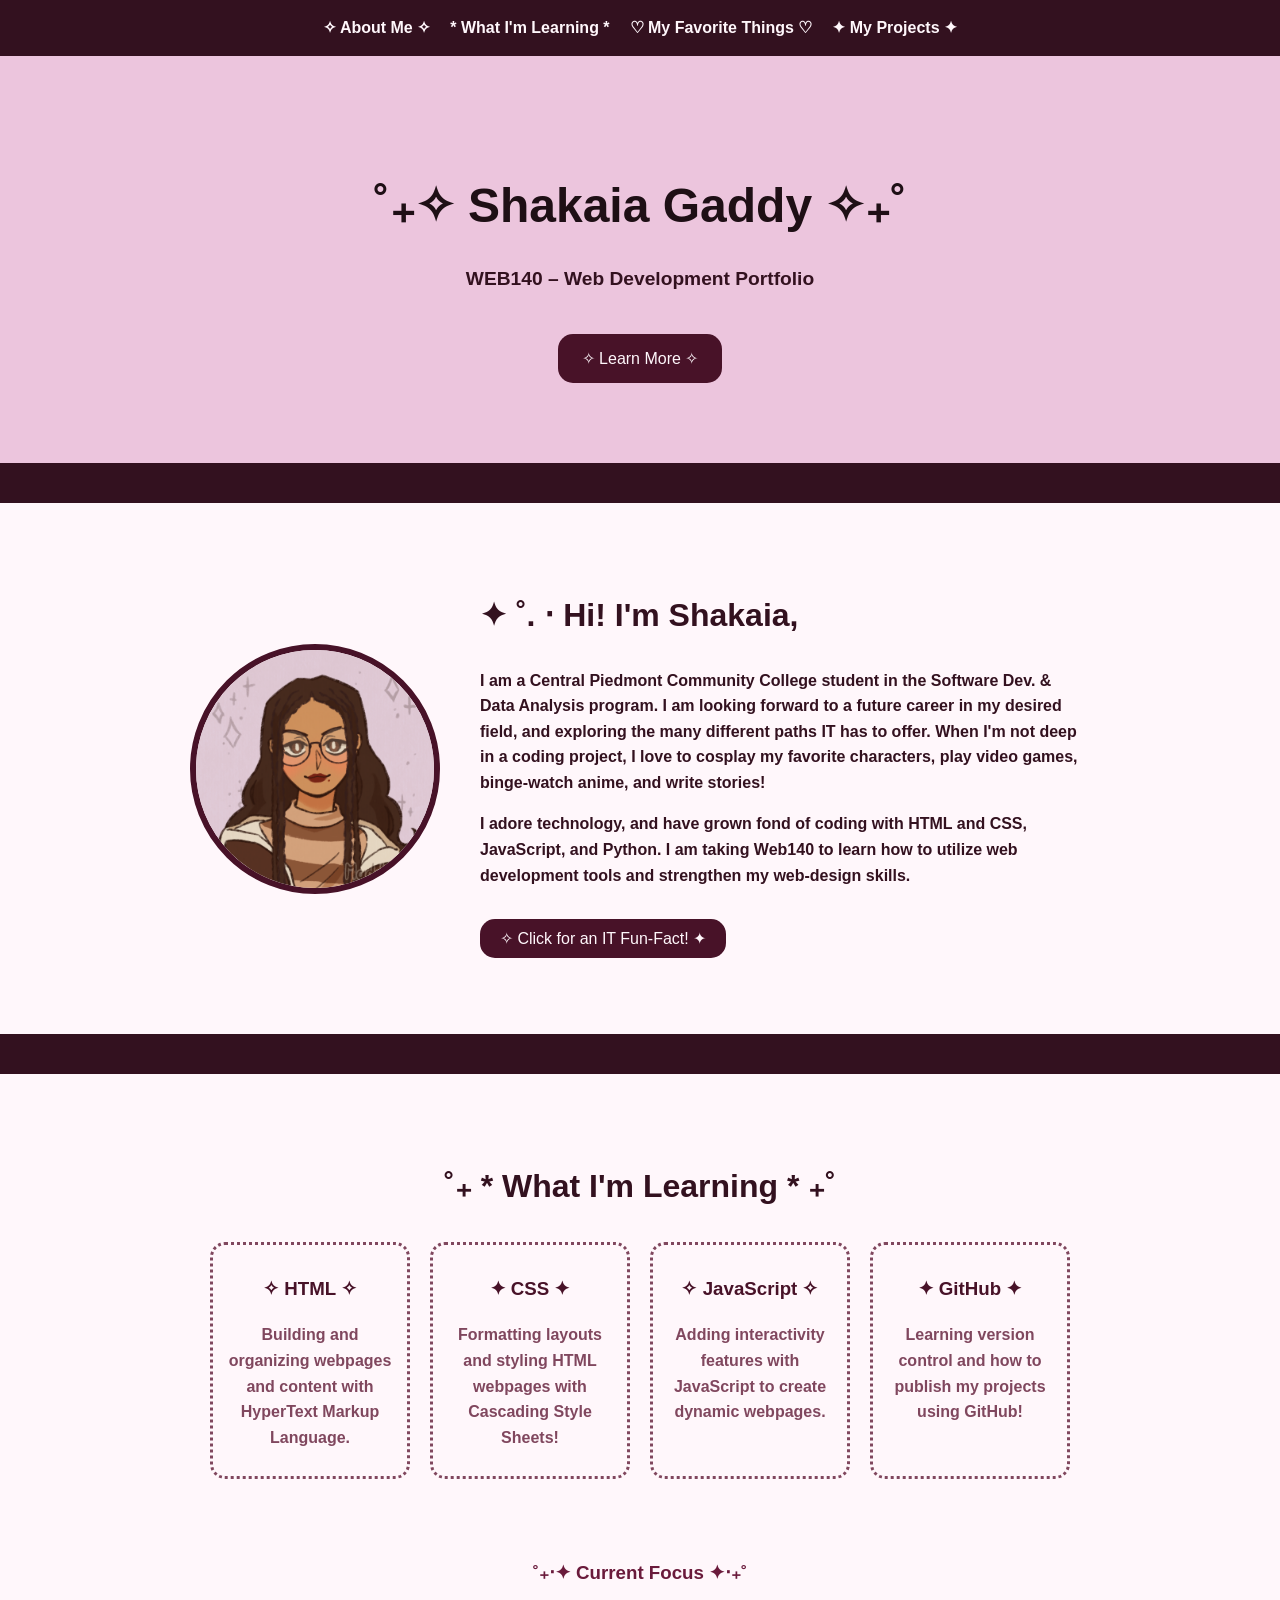
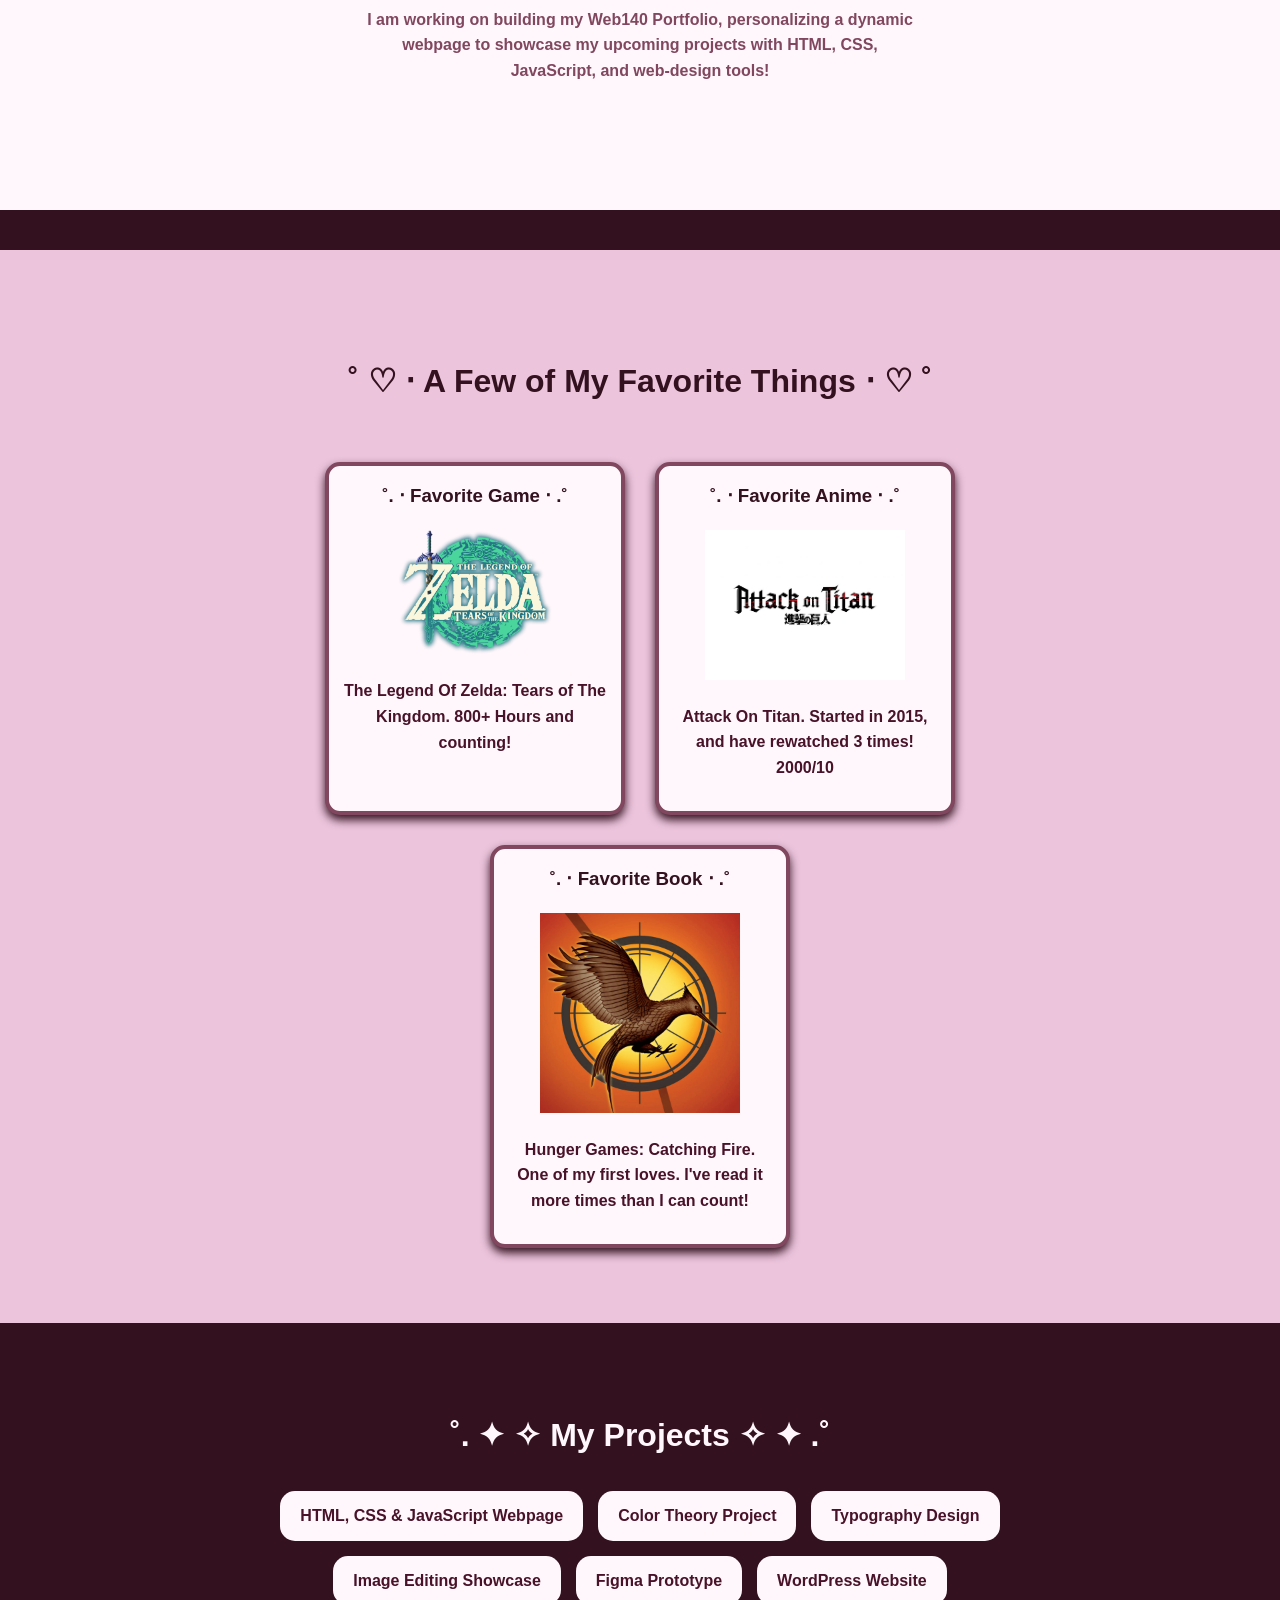
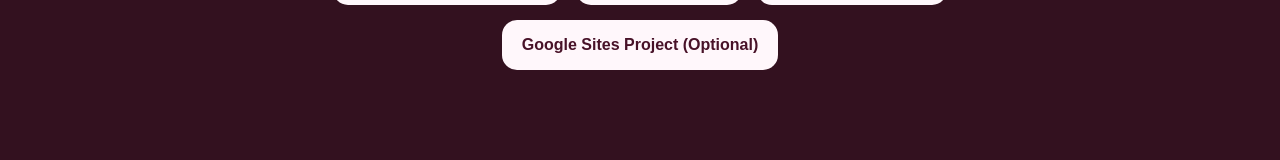
<file: index.html>
<!DOCTYPE html>
<html lang="en">

<head>
    <meta charset="UTF-8">
    <meta name="viewport" content="width=device-width, initial-scale=1.0">

    <title>Shakaia's Portfolio</title>

    <link rel="stylesheet" href="style.css">
</head>

<body>

    <!-- NAVIGATION -->
    <nav class="navbar">
        <ul>
            <li><a href="#about">✧ About Me ✧</a></li>
            <li><a href="#learning">* What I'm Learning *</a></li>
            <li><a href="#favorites">♡ My Favorite Things ♡</a></li>
            <li><a href="#projects">✦ My Projects ✦</a></li>
        </ul>
    </nav>


    <!-- HERO SECTION -->
    <header class="hero">

        <h1> ˚₊✧ Shakaia Gaddy ✧₊˚</h1>

        <p>WEB140 – Web Development Portfolio</p>

        <a href="#about" class="hero-btn">
            ✧ Learn More ✧
        </a>

    </header>


    <!-- ABOUT SECTION -->
    <section id="about" class="about-section">

        <div class="about-container">

            <img
                src="images/avi.png"
                alt="My Photo"
                class="profile-pic"
            >

            <div class="about-text">

                <h2>  ✦ ˚. ‧ Hi! I'm Shakaia,</h2>

                <p>
                   I am a Central Piedmont Community College student in the
                   Software Dev. & Data Analysis program. I am looking forward
                   to a future career in my desired field, and exploring the many
                   different paths IT has to offer.
                  
                  When I'm not deep in a coding project, I love to cosplay my favorite
                  characters, play video games, binge-watch anime, and write stories!
                </p>

                <p>
                    I adore technology, and have grown fond of coding with HTML and CSS,
                    JavaScript, and Python. I am taking Web140 to learn how to utilize
                    web development tools and strengthen my web-design skills.
                </p>

                <!-- JavaScript interaction -->
                <button id="factButton">
                    ✧ Click for an IT Fun-Fact! ✦
                </button>
              
                <p id="message"></p>

            </div>

        </div>

    </section>

    <!-- CURRENTLY LEARNING SECTION -->
    <section id="learning" class="learning-section">
      <div class="learning-container">
        
        <h2>˚₊ * What I'm Learning * ₊˚</h2>
        
        <div class="learning-cards">

          <div class="learning-card">
            <h3>✧ HTML ✧</h3>
            <p>Building and organizing webpages and content with
               HyperText Markup Language.</p>
          </div>

          <div class="learning-card">
            <h3>✦ CSS ✦</h3>
            <p>Formatting layouts and styling HTML webpages with
               Cascading Style Sheets!</p>
          </div>

          <div class="learning-card">
            <h3>✧ JavaScript ✧</h3>
            <p>Adding interactivity features with JavaScript to
               create dynamic webpages.</p>
          </div>

          <div class="learning-card">
            <h3>✦ GitHub ✦</h3>
            <p>Learning version control and how to publish my
              projects using GitHub! </p>
          </div>
          
          <div class="current-focus">
            <h3>˚₊‧✦ Current Focus ✦‧₊˚</h3>
            <p>I am working on building my Web140 Portfolio, personalizing
              a dynamic webpage to showcase my upcoming projects with HTML,
              CSS, JavaScript, and web-design tools!</p>
            
          </div>
          
        </div>
      </div>    
    </section>

    <!-- FAVORITES SECTION -->
    <section id="favorites" class="favorites-section">
      <div class="favorites-container">
        
        <h2>˚ ♡ ‧ A Few of My Favorite Things ‧ ♡ ˚</h2>
        
        <div class="favorites-gallery">
          
          <div class="favorite-item">

            <h3>˚. ‧ Favorite Game ‧ .˚</h3>
            
            <img
              src="images/favgame.png"
              alt="Favorite Video Game"
              class="game-pic"
            >
            <p>The Legend Of Zelda: Tears of The Kingdom. 800+ Hours and counting!</p>
            
          </div>
            
          <div class="favorite-item">

            <h3>˚. ‧ Favorite Anime ‧ .˚</h3>
            <img
              src="images/favanime.png"
              alt="Favorite Anime"
              class="anime-pic"
            >
            <p>Attack On Titan. Started in 2015, and have rewatched 3 times! 2000/10</p>

          </div>
        
          <div class="favorite-item">
            
            <h3>˚. ‧ Favorite Book ‧ .˚</h3>
            <img
              src="images/favbook.png"
              alt="Favorite Book"
              class="book-pic"
            >
            <p>Hunger Games: Catching Fire. One of my first loves. I've read it more times than I can count!</p>
            
          </div>
          
        </div>

      </div>
        
    </section>

    <!-- PROJECTS SECTION -->
    <section id="projects" class="projects-section">

        <h2>˚. ✦  ✧ My Projects ✧ ✦ .˚</h2>

        <div class="assignment-buttons">

            <!-- Week 1 project -->
            <a href="week1/">
                HTML, CSS & JavaScript Webpage
            </a>

            <!-- Future projects -->
            <a href="colorTheory/">
                Color Theory Project
            </a>

            <a href="typographyDesign/">
                Typography Design
            </a>

            <a href="imageEditing/">
                Image Editing Showcase
            </a>

            <a href="https://www.figma.com/design/BvGYSBSXG7rs5EfmdE9Whb/WEB140---Website-Project---Shakaia-Gaddy?node-id=0-1&t=qpMs11FrCtRdjRmk-1">
                Figma Prototype
            </a>

            <a href="#">
                WordPress Website
            </a>

            <a href="#">
                Google Sites Project (Optional)
            </a>

        </div>

    </section>


    <!-- JAVASCRIPT -->
  <script src="script.js"></script>

</body>

</html>
</file>
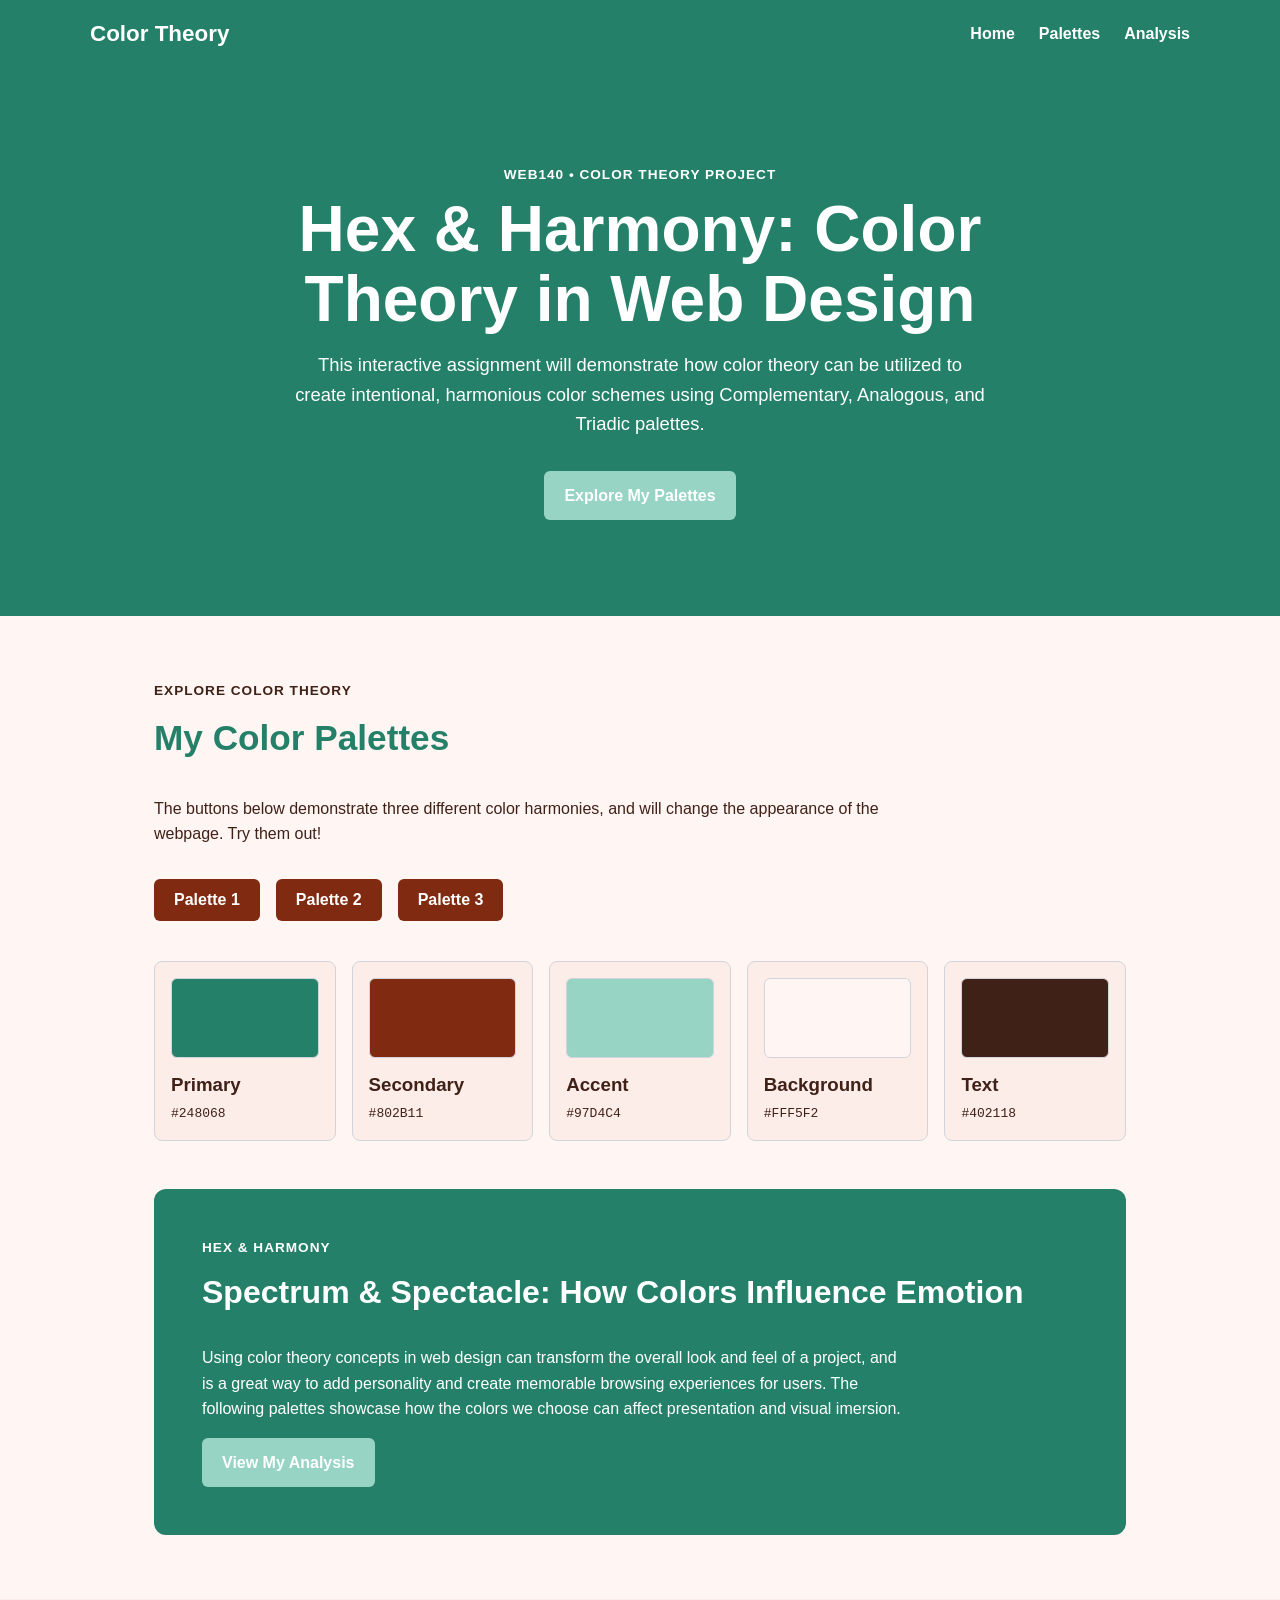
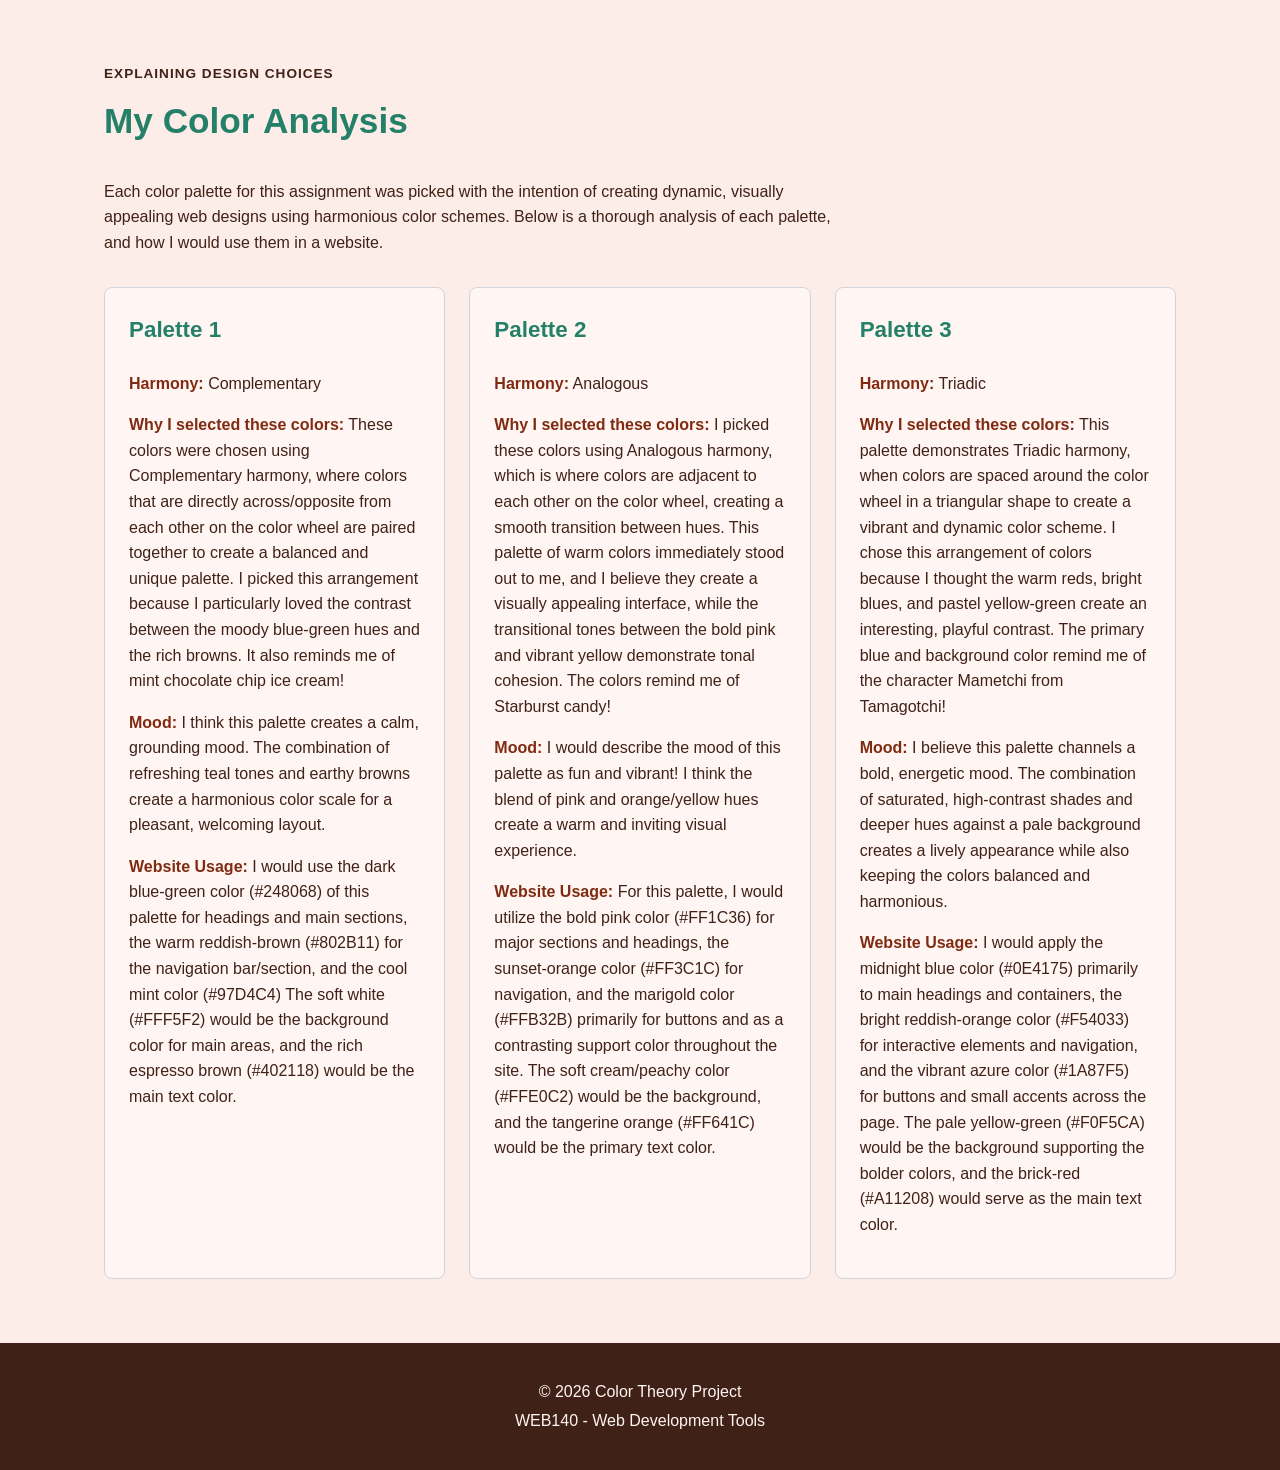
<file: colorTheory/index.html>
<!DOCTYPE html>
<html lang="en">

<head>

    <meta charset="UTF-8">

    <meta name="viewport" content="width=device-width, initial-scale=1.0">

    <title>Hex &amp; Harmony: Color Theory in Web Design</title>

    <link rel="stylesheet" href="style.css">

</head>

<body>


    <!-- ================================
         HEADER
    ================================= -->

    <header class="site-header">

        <nav class="navbar" aria-label="Main navigation">

            <a href="#home" class="logo">
               Color Theory
            </a>


            <ul class="nav-links">

                <li>
                    <a href="#home">Home</a>
                </li>

                <li>
                    <a href="#palettes">Palettes</a>
                </li>

                <li>
                    <a href="#analysis">Analysis</a>
                </li>

            </ul>

        </nav>

    </header>


    <main>


        <!-- ================================
             HERO SECTION
        ================================= -->

        <section id="home" class="hero">

            <div class="hero-content">

                <p class="eyebrow">
                    WEB140 • Color Theory Project
                </p>


                <h1>
                    Hex &amp; Harmony: Color Theory in Web Design
                </h1>


                <p class="hero-text">
                    This interactive assignment will demonstrate how color theory can be utilized
					to create intentional, harmonious color schemes using Complementary, Analogous,
					and Triadic palettes.
                </p>


                <a href="#palettes" class="button">
                    Explore My Palettes
                </a>

            </div>

        </section>


        <!-- ================================
             PALETTE SECTION
        ================================= -->

        <section id="palettes" class="section">

            <div class="section-heading">

                <p class="eyebrow">
                    Explore Color Theory
                </p>


                <h2>
                    My Color Palettes
                </h2>


                <p>
                    The buttons below demonstrate three different color harmonies,
					and will change the appearance of the webpage. Try them out!
                </p>

            </div>


            <!-- PALETTE BUTTONS -->

            <div class="palette-buttons">

                <button type="button" data-palette="palette1">
                    Palette 1
                </button>


                <button type="button" data-palette="palette2">
                    Palette 2
                </button>


                <button type="button" data-palette="palette3">
                    Palette 3
                </button>

            </div>


            <!-- COLOR SWATCHES -->

            <div class="swatches">


                <div class="swatch">

                    <div class="color-box primary-color"></div>

                    <h3>
                        Primary
                    </h3>

                    <p id="primaryHex">
                        #2563EB
                    </p>

                </div>


                <div class="swatch">

                    <div class="color-box secondary-color"></div>

                    <h3>
                        Secondary
                    </h3>

                    <p id="secondaryHex">
                        #0F766E
                    </p>

                </div>


                <div class="swatch">

                    <div class="color-box accent-color"></div>

                    <h3>
                        Accent
                    </h3>

                    <p id="accentHex">
                        #F97316
                    </p>

                </div>


                <div class="swatch">

                    <div class="color-box background-color"></div>

                    <h3>
                        Background
                    </h3>

                    <p id="backgroundHex">
                        #FFFFFF
                    </p>

                </div>


                <div class="swatch">

                    <div class="color-box text-color"></div>

                    <h3>
                        Text
                    </h3>

                    <p id="textHex">
                        #1F2937
                    </p>

                </div>

            </div>


            <!-- ================================
                 SAMPLE WEBSITE CARD
            ================================= -->

            <article class="design-card">

                <div class="card-content">

                    <p class="eyebrow">
                        Hex &amp; Harmony
                    </p>


                    <h2>
                       Spectrum &amp; Spectacle: How Colors Influence Emotion
                    </h2>


                    <p>
                        Using color theory concepts in web design can transform the overall look
				        and feel of a project, and is a great way to add personality and create
					    memorable browsing experiences for users. The following palettes showcase
						how the colors we choose can affect presentation and visual imersion.
                    </p>


                    <a href="#analysis" class="card-button">
                        View My Analysis
                    </a>

                </div>

            </article>

        </section>


        <!-- ================================
             COLOR ANALYSIS SECTION
        ================================= -->

        <section id="analysis" class="analysis-section">

            <div class="section">

                <div class="section-heading">

                    <p class="eyebrow">
                        Explaining Design Choices
                    </p>


                    <h2>
                        My Color Analysis
                    </h2>


                    <p>
                        Each color palette for this assignment was picked with the intention of creating dynamic,
						visually appealing web designs using harmonious color schemes. Below is a thorough analysis of 
						each palette, and how I would use them in a website.
                    </p>

                </div>


                <div class="analysis-grid">


                    <!-- PALETTE 1 -->

                    <article class="analysis-card">

                        <h3>
                            Palette 1
                        </h3>


                        <p>
                            <strong>Harmony:</strong>
                            Complementary
                        </p>


                        <p>
                            <strong>Why I selected these colors:</strong>
                            These colors were chosen using Complementary harmony, where colors
							that are directly across/opposite from each other on the color wheel are paired
							together to create a balanced and unique palette. I picked this arrangement because
							I particularly loved the contrast between the moody blue-green hues and the rich browns.
							It also reminds me of mint chocolate chip ice cream!
							
                        </p>


                        <p>
                            <strong>Mood:</strong>
                            I think this palette creates a calm, grounding mood. The combination of refreshing teal
							tones and earthy browns create a harmonious color scale for a pleasant, welcoming layout.
                        </p>


                        <p>
                            <strong>Website Usage:</strong>
                            I would use the dark blue-green color (#248068) of this palette for headings and main sections,
							the warm reddish-brown (#802B11) for the navigation bar/section, and the cool mint color (#97D4C4)
							The soft white (#FFF5F2) would be the background color for main areas, and the rich espresso brown
							(#402118) would be the main text color.
                        </p>

                    </article>


                    <!-- PALETTE 2 -->

                    <article class="analysis-card">

                        <h3>
                            Palette 2
                        </h3>


                        <p>
                            <strong>Harmony:</strong>
                            Analogous
                        </p>


                        <p>
                            <strong>Why I selected these colors:</strong>
                            I picked these colors using Analogous harmony, which is where colors
							are adjacent to each other on the color wheel, creating a smooth
							transition between hues. This palette of warm colors immediately
							stood out to me, and I believe they create a visually appealing
							interface, while the transitional tones between the bold pink
							and vibrant yellow demonstrate tonal cohesion. The colors
							remind me of Starburst candy!
                        </p>


                        <p>
                            <strong>Mood:</strong>
                            I would describe the mood of this palette as fun and vibrant!
							I think the blend of pink and orange/yellow hues create a warm
							and inviting visual experience.
                        </p>


                        <p>
                            <strong>Website Usage:</strong>
                            For this palette, I would utilize the bold pink color (#FF1C36) for major
							sections and headings, the sunset-orange color (#FF3C1C) for navigation,
							and the marigold color (#FFB32B) primarily for buttons and as a contrasting
							support color throughout the site. The soft cream/peachy color (#FFE0C2) would be
							the background, and the tangerine orange (#FF641C) would be the primary text color.
                        </p>

                    </article>


                    <!-- PALETTE 3 -->

                    <article class="analysis-card">

                        <h3>
                            Palette 3
                        </h3>


                        <p>
                            <strong>Harmony:</strong>
                            Triadic
                        </p>


                        <p>
                            <strong>Why I selected these colors:</strong>
                            This palette demonstrates Triadic harmony, when colors are spaced around the color
							wheel in a triangular shape to create a vibrant and dynamic color scheme. I chose this
							arrangement of colors because I thought the warm reds, bright blues, and pastel yellow-green
							create an interesting, playful contrast. The primary blue and background color remind me of
							the character Mametchi from Tamagotchi!
                        </p>


                        <p>
                            <strong>Mood:</strong>
                            I believe this palette channels a bold, energetic mood. The combination of saturated, high-contrast
							shades and deeper hues against a pale background creates a lively appearance while also keeping the
							colors balanced and harmonious.
							
                        </p>


                        <p>
                            <strong>Website Usage:</strong>
                            I would apply the midnight blue color (#0E4175) primarily to main headings and containers, the bright
							reddish-orange color (#F54033) for interactive elements and navigation, and the vibrant azure color
							(#1A87F5) for buttons and small accents across the page. The pale yellow-green (#F0F5CA) would be the background
							supporting the bolder colors, and the brick-red (#A11208) would serve as the main text color.
							</p>

                    </article>

                </div>

            </div>

        </section>

    </main>


    <!-- ================================
         FOOTER
    ================================= -->

    <footer class="site-footer">

        <p>
            &copy; 2026 Color Theory Project
        </p>


        <p>
            WEB140 - Web Development Tools
        </p>

    </footer>


    <script src="script.js"></script>

</body>

</html>
</file>
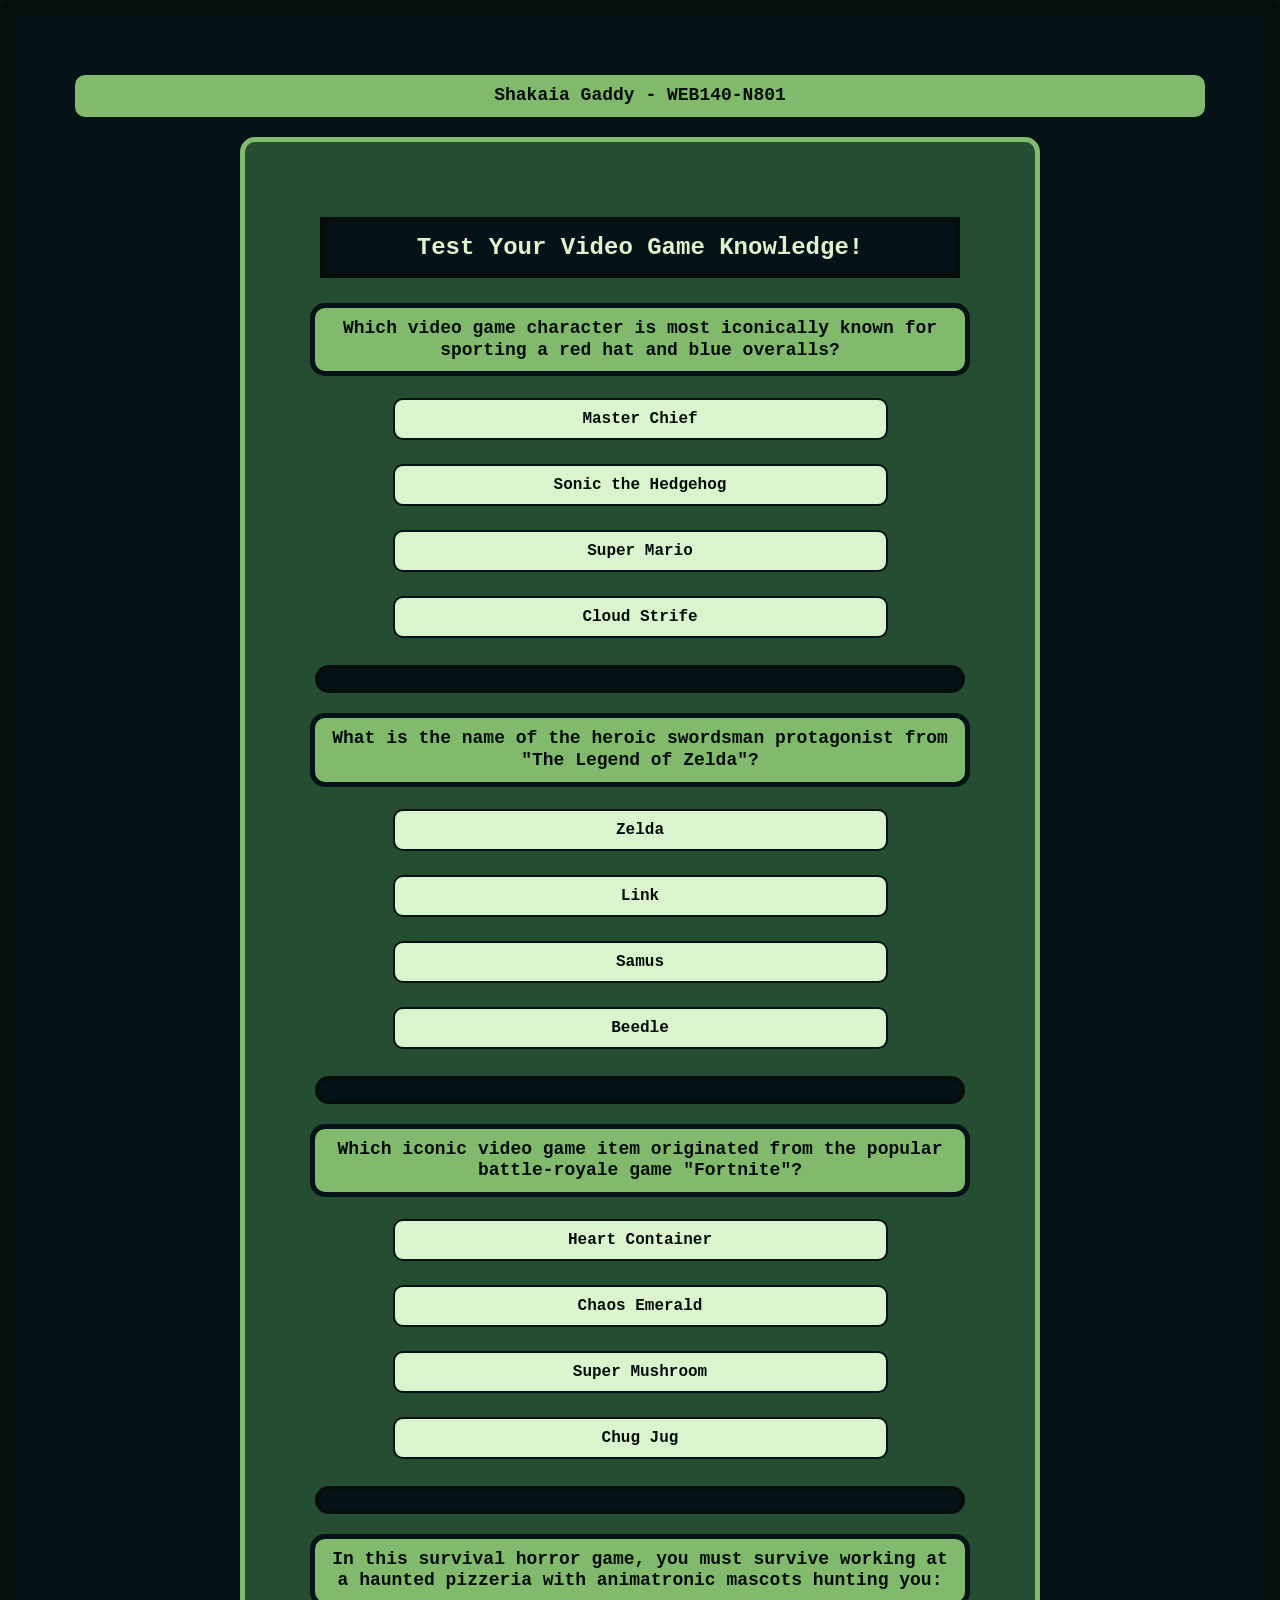
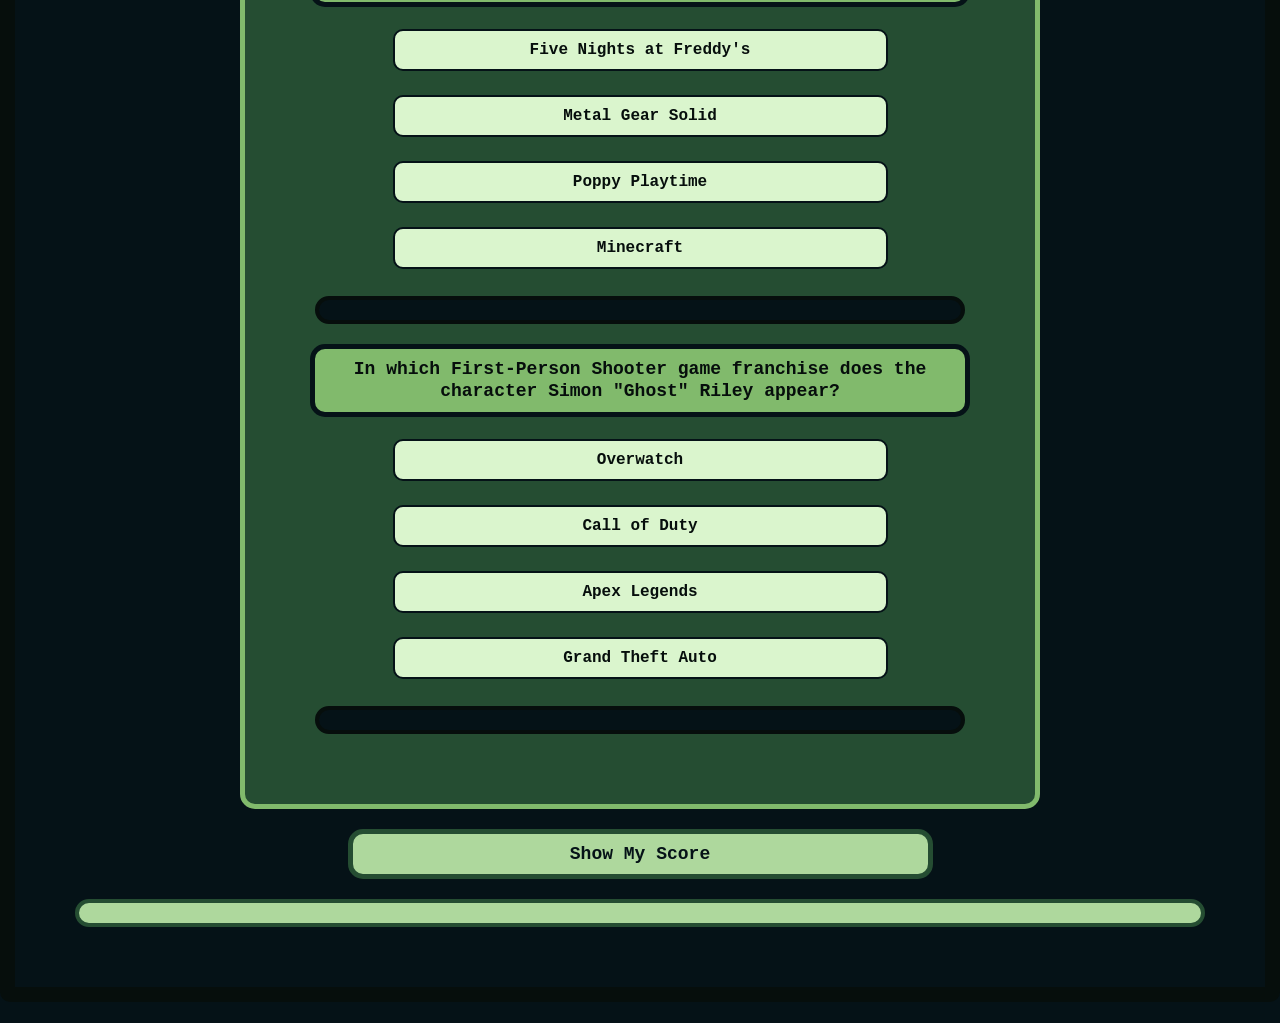
<file: week1/index.html>
<!DOCTYPE html>
<html lang="en">

<head>
	<!--
		Week 1 Quiz
		HTML Structure Assignment
		WEB140-N801
   
		Video Game Quiz
		Author: Shakaia Gaddy
		Date: 8/26/26  
   
		Filename: index.html
	-->
    <meta charset="UTF-8">
    <meta name="viewport" content="width=device-width, initial-scale=1.0">
	
	<script src="script.js" defer></script>
	<link href="style.css" rel="stylesheet" />
	
    <title>Video Game Quiz</title>
</head>

<body>
	<p> Shakaia Gaddy - WEB140-N801 </p>
    <div>
        <h1>Test Your Video Game Knowledge!</h1>
		
        <p>Which video game character is most iconically known for sporting a red hat and blue overalls?</p>
        <ul>
            <li><button id="1A">Master Chief</button></li>
            <li><button id="1B">Sonic the Hedgehog</button></li>
            <li><button id="1C">Super Mario</button></li>
            <li><button id="1D">Cloud Strife</button></li>
        </ul>
		<p id="q1F"></p>
		
		<p>What is the name of the heroic swordsman protagonist from "The Legend of Zelda"?</p>
        <ul>
            <li><button id="2A">Zelda</button></li>
            <li><button id="2B">Link</button></li>
            <li><button id="2C">Samus</button></li>
            <li><button id="2D">Beedle</button></li>
        </ul>
		<p id="q2F"></p>
		
		<p>Which iconic video game item originated from the popular battle-royale game "Fortnite"?</p>
        <ul>
            <li><button id="3A">Heart Container</button></li>
            <li><button id="3B">Chaos Emerald</button></li>
            <li><button id="3C">Super Mushroom</button></li>
            <li><button id="3D">Chug Jug</button></li>
        </ul>
		<p id="q3F"></p>
		
		<p>In this survival horror game, you must survive working at a haunted pizzeria with animatronic mascots hunting you:</p>
        <ul>
            <li><button id="4A">Five Nights at Freddy's</button></li>
            <li><button id="4B">Metal Gear Solid</button></li>
            <li><button id="4C">Poppy Playtime</button></li>
            <li><button id="4D">Minecraft</button></li>
        </ul>
		<p id="q4F"></p>
		
		<p>In which First-Person Shooter game franchise does the character Simon "Ghost" Riley appear?</p>
        <ul>
            <li><button id="5A">Overwatch</button></li>
            <li><button id="5B">Call of Duty</button></li>
            <li><button id="5C">Apex Legends</button></li>
            <li><button id="5D">Grand Theft Auto</button></li>
        </ul>
		<p id="q5F"></p>
    </div>
	
	<button id="score">Show My Score</button>
	<p id="showScore"></p>
</body>

</html>
</file>
<file: style.css>
/* ========================================
   GENERAL STYLES
   ======================================== */

* {
    box-sizing: border-box;
}

body {
    margin: 0;
    font-family: Candara,Calibri,sans-serif;
    line-height: 1.6;
    background-color: #33111F;
}


/* ========================================
   NAVIGATION
   ======================================== */

.navbar {
    background-color: #33111F;
    padding: 15px;
}

.navbar ul {
    list-style: none;
    margin: 0px;
    padding: 0px;

    display: flex;
    justify-content: center;
    align-items: center;
    gap: 20px;
}

.navbar a {
  color: #FFF7FB;
  text-decoration: none;
  font-weight: bold;
}

.navbar a:hover {
    text-decoration: underline dotted;
}


/* ========================================
   HERO SECTION
   ======================================== */

.hero {
    text-align: center;
    padding: 80px 20px;
    margin: 0px 0px 40px 0px;
    background-color: #ECC5DD
}

.hero h1 {
    font-size: 3rem;
  color: #1E0F15;
    margin-bottom: 10px;
}

.hero p {
    font-size: 1.2rem;
  font-weight: bold;
  color: #33111F;
}

.hero-btn {
    display: inline-block;

    margin-top: 20px;
    padding: 12px 24px;

    background-color: #481228;
    color: #FFF7FB;

    text-decoration: none;
    border-radius: 15px;
}

.hero-btn:hover {
    background-color: #80475E;
}


/* ========================================
   ABOUT SECTION
   ======================================== */

.about-section {
    padding: 60px 20px;
    background-color: #FFF7FB;
}

.about-container {
    max-width: 900px;
    margin: auto;

    display: flex;
    align-items: center;
    gap: 40px;
}

.profile-pic {
    width: 250px;
    height: 250px;

    object-fit: cover;

    border-radius: 50%;
    border: 6px solid #481228;
}

.about-text {
    flex: 1;
  font-weight: bold;
  color: #33111F;
  
}

.about-text h2 {
    font-size: 2rem;
  color: #33111F;
}


/* ========================================
   JAVASCRIPT BUTTON
   ======================================== */

#factButton {
    margin-top: 15px;
    padding: 10px 20px;

    background-color: #481228;
    color: #FFF7FB;

    border: none;
    border-radius: 15px;

    cursor: pointer;
    font-size: 1rem;
}

#factButton:hover {
    background-color: #80475E;
}

/* ========================================
   LEARNING SECTION
   ======================================== */
.learning-section {
  padding: 60px 20px;
  margin: 40px 0px;
  background-color: #FFF7FB;
  text-align: center;
}

.learning-container {
  max-width: 900px;
  margin: auto;
}

.learning-section h2 {
  font-size: 2rem;
  font-weight: bold;
  color: #33111f;
  margin-bottom: 20px;
}

.learning-cards {
  display: flex;
  justify-content: center;
  flex-wrap: wrap;
}

.learning-card {
  width: 200px;
  margin: 10px;
  padding: 10px;
  border: 3px dotted #80475E;
  border-radius: 15px;
}

.learning-card:hover {
  box-shadow: 0px 5px 10px #481228;
}

.learning-card h3{
  color: #481228;
  font-weight: bold;
}

.learning-card p {
  color: #80475E;
  font-weight: bold;
}

.current-focus {
  max-width: 600px;
  margin: 30px auto;
  padding: 20px;
}

.current-focus h3 {
  color: #6A1A3B;
}

.current-focus p {
  color: #80475E;
  font-weight: bold;
}
/* ========================================
   FAVORITES SECTION
   ======================================== */

.favorites-section {
  padding: 60px 20px;
  background-color: #ECC5DD;
  text-align: center;
}

.favorites-container {
  max-width: 900px;
  margin: auto;
}

.favorites-section h2 {
  font-size: 2rem;
  font-weight: bold;
  color: #33111f;
  margin-bottom: 20px;
  padding: 20px;
}

.favorites-gallery {
  display: flex;
  justify-content: center;
  flex-wrap: wrap;
}

.favorite-item {
  width: 300px;
  margin: 15px;
  padding: 15px;
  background-color: #FFF7FB;
  border: 4px solid #80475E;
  border-radius: 15px;
  box-shadow: 0 5px 10px #33111F;
}

.favorite-item h3 {
  color: #33111f;
  margin-top: 0px;
}

.favorite-item img {
  max-width: 200px;
  height: auto;
  object-fit: cover;
}

.favorite-item p {
  color: #481228;
  font-weight: bold;
}

/* ========================================
   PROJECTS SECTION
   ======================================== */

.projects-section {
    padding: 60px 20px;
    text-align: center;
}

.projects-section h2 {
    font-size: 2rem;
  font-weight: bold;
  color: #FFF7FB;
}

.assignment-buttons {
    max-width: 900px;
    margin: 30px auto;

    display: flex;
    flex-wrap: wrap;

    justify-content: center;
    gap: 15px;
}

.assignment-buttons a {
    display: inline-block;

    padding: 12px 20px;

    background-color: #FFF7FB;
    color:#481228;

    font-weight: bold;
    text-decoration: none;
    border-radius: 15px;

    transition: transform 0.2s;
}

.assignment-buttons a:hover {
    transform: translateY(-2px);
    background-color: #80475E;
}


/* ========================================
   RESPONSIVE DESIGN
   ======================================== */

@media (max-width: 600px) {

    .navbar ul {
        flex-direction: column;
        align-items: center;
        gap: 10px;
    }

    .about-container {
        flex-direction: column;
        text-align: center;
    }

    .hero h1 {
        font-size: 2rem;
    }
}
</file>
<file: colorTheory/style.css>
/* ========================================
   COLOR THEORY PROJECT
======================================== */


/* ========================================
   COLOR VARIABLES
   Students will replace these colors.
======================================== */

:root {

    --primary: #248068;

    --secondary: #802B11;

    --accent: #97D4C4;

    --background: #FFF5F2;

    --surface: #FCEDE8;

    --text: #402118;

    --text-on-primary: #FFFFFF;

    --text-on-accent: #FFFFFF;

    --border: #D1D5DB;

}


/* ========================================
   GENERAL STYLES
======================================== */

* {
    box-sizing: border-box;
}


html {
    scroll-behavior: smooth;
}


body {

    margin: 0;

    font-family:
        Arial,
        Helvetica,
        sans-serif;

    background-color: var(--background);

    color: var(--text);

    line-height: 1.6;

}


/* ========================================
   LINKS
======================================== */

a {
    color: var(--primary);
}


a:hover {
    text-decoration: underline;
}


/* ========================================
   HEADER
======================================== */

.site-header {

    background-color: var(--primary);

    color: var(--text-on-primary);

    padding: 1rem 5%;

}


.navbar {

    max-width: 1100px;

    margin: 0 auto;

    display: flex;

    justify-content: space-between;

    align-items: center;

    gap: 2rem;

}


.logo {

    color: var(--text-on-primary);

    text-decoration: none;

    font-size: 1.4rem;

    font-weight: bold;

}


.nav-links {

    display: flex;

    gap: 1.5rem;

    list-style: none;

    margin: 0;

    padding: 0;

}


.nav-links a {

    color: var(--text-on-primary);

    text-decoration: none;

    font-weight: bold;

}


.nav-links a:hover {

    text-decoration: underline;

}


/* ========================================
   HERO
======================================== */

.hero {

    background-color: var(--primary);

    color: var(--text-on-primary);

    padding: 6rem 5%;

}


.hero-content {

    max-width: 900px;

    margin: 0 auto;

    text-align: center;

}


.eyebrow {

    margin: 0 0 0.5rem;

    font-size: 0.85rem;

    font-weight: bold;

    letter-spacing: 1px;

    text-transform: uppercase;

}


.hero .eyebrow {

    color: var(--text-on-primary);

}


.hero h1 {

    margin: 0.5rem 0 1rem;

    font-size: clamp(2.2rem, 5vw, 4rem);

    line-height: 1.1;

}


.hero-text {

    max-width: 700px;

    margin: 0 auto 2rem;

    font-size: 1.15rem;

}


/* ========================================
   BUTTON
======================================== */

.button,
.card-button {

    display: inline-block;

    padding: 0.75rem 1.25rem;

    border-radius: 6px;

    background-color: var(--accent);

    color: var(--text-on-accent);

    text-decoration: none;

    font-weight: bold;

}


.button:hover,
.card-button:hover {

    text-decoration: none;

    opacity: 0.9;

}


/* ========================================
   SECTIONS
======================================== */

.section {

    max-width: 1100px;

    margin: 0 auto;

    padding: 4rem 5%;

}


.section-heading {

    max-width: 750px;

    margin-bottom: 2rem;

}


.section-heading h2 {

    margin-top: 0.25rem;

    color: var(--primary);

    font-size: 2.2rem;

}


/* ========================================
   PALETTE BUTTONS
======================================== */

.palette-buttons {

    display: flex;

    flex-wrap: wrap;

    gap: 1rem;

    margin-bottom: 2.5rem;

}


.palette-buttons button {

    border: none;

    border-radius: 6px;

    padding: 0.75rem 1.25rem;

    background-color: var(--secondary);

    color: var(--text-on-primary);

    font-size: 1rem;

    font-weight: bold;

    cursor: pointer;

}


.palette-buttons button:hover {

    opacity: 0.9;

}


/* ========================================
   COLOR SWATCHES
======================================== */

.swatches {

    display: grid;

    grid-template-columns:
        repeat(auto-fit, minmax(160px, 1fr));

    gap: 1rem;

    margin-bottom: 3rem;

}


.swatch {

    background-color: var(--surface);

    border: 1px solid var(--border);

    border-radius: 8px;

    padding: 1rem;

}


.swatch h3 {

    margin: 0.75rem 0 0.25rem;

    color: var(--text);

}


.swatch p {

    margin: 0;

    font-family: monospace;

    color: var(--text);

}


.color-box {

    height: 80px;

    border-radius: 6px;

    border: 1px solid var(--border);

}


.primary-color {
    background-color: var(--primary);
}


.secondary-color {
    background-color: var(--secondary);
}


.accent-color {
    background-color: var(--accent);
}


.background-color {
    background-color: var(--background);
}


.text-color {
    background-color: var(--text);
}


/* ========================================
   DESIGN CARD
======================================== */

.design-card {

    background-color: var(--primary);

    color: var(--text-on-primary);

    border-radius: 12px;

    padding: 3rem;

    margin-top: 2rem;

}


.design-card .eyebrow {

    color: var(--text-on-primary);

}


.design-card h2 {

    margin-top: 0.5rem;

    font-size: 2rem;

}


.design-card p {

    max-width: 700px;

}


/* ========================================
   COLOR ANALYSIS
======================================== */

.analysis-section {

    background-color: var(--surface);

}


.analysis-section .section {

    max-width: 1200px;

}


.analysis-grid {

    display: grid;

    grid-template-columns:
        repeat(3, 1fr);

    gap: 1.5rem;

}


.analysis-card {

    background-color: var(--background);

    border: 1px solid var(--border);

    border-radius: 8px;

    padding: 1.5rem;

}


.analysis-card h3 {

    margin-top: 0;

    color: var(--primary);

    font-size: 1.4rem;

}


.analysis-card p {

    margin-bottom: 1rem;

}


.analysis-card strong {

    color: var(--secondary);

}


/* ========================================
   KEYBOARD FOCUS
======================================== */

a:focus-visible,
button:focus-visible {

    outline: 3px solid var(--accent);

    outline-offset: 4px;

}


/* ========================================
   FOOTER
======================================== */

.site-footer {

    background-color: var(--text);

    color: var(--background);

    text-align: center;

    padding: 2rem 5%;

}


.site-footer p {

    margin: 0.25rem 0;

}


/* ========================================
   RESPONSIVE DESIGN
======================================== */

@media (max-width: 900px) {

    .analysis-grid {

        grid-template-columns: 1fr;

    }

}


@media (max-width: 700px) {

    .navbar {

        flex-direction: column;

        align-items: center;

    }


    .nav-links {

        flex-direction: column;

        text-align: center;

        gap: 0.75rem;

    }


    .hero {

        padding: 4rem 5%;

    }


    .design-card {

        padding: 2rem;

    }

}
</file>
<file: week1/style.css>
@charset "utf-8";

/*
   Week 3
   Styling Assignment
   WEB140-N801
   
   CSS for Video Game Quiz
   Author: Shakaia Gaddy
   Date: 9/4/26  
   
   Filename: style.css   
*/

* { 
   box-sizing: border-box; 
}

body {
	background-color: #051217;
	border: 15px solid #060E0C;
	border-radius: 10px;
	font-size: 18px;
	font-family: monospace, sans-serif, serif;
	line-height: 1.2em;
	margin: auto;
	padding: 40px;
}	

div {
	background-color: #254D32;
	border: 5px solid #81BA6C;
	border-radius: 15px;
	max-width: 800px;
	margin: auto;
	padding: 50px;
}

h1 {
   background-color: #051217; 
   border: 5px solid #060E0C;
   color: #DAF5CD;
   font-size: 24px;
   font-weight: bold;
   font-family: monospace, sans-serif, serif;
   margin: 25px;
   padding: 15px;
   text-align: center;
}

p {  
   background-color: #81BA6C;
   border: 5px solid #051217;
   border-radius: 15px;
   color: #060E0C;
   font-size: 18px;
   font-weight: bold;
   margin: 15px;
   padding: 10px;
   text-align: center; 
}

li {
	margin: 10px;
	padding: 5px;
}

ul {
	border-radius: 10px;
	list-style: none;
	margin: 0px;
	padding: 0px;
}

ul li button {
   background-color: #DAF5CD;
   border: 2px solid #051217;
   border-radius: 10px;
   color: #060E0C;
   display: block;
   font-size: 16px;
   font-weight: bold;
   font-family: monospace, sans-serif, serif;
   margin: 2px auto;
   padding: 10px;
   text-align: center;
   width: 75%;
}

ul li button:hover {
	background-color: #81BA6C;
	border: 2px solid #DAF5CD;
	color: #DAF5CD;
	text-decoration: none;
}

#q1F, #q2F, #q3F, #q4F, #q5F {
	background-color: #051217;
	border: 4px solid #060E0C;
	color: #DAF5CD;
	font-size: 18px;
	font-weight: bold;
	font-style: italic;
	margin: 20px;
	padding: 10px;
	text-align: center;
}

#showScore {
	background-color: #AED89D;
	border: 4px solid #254D32;
	color: #051217;
	font-size: 20px;
	font-weight: bold;
	margin: 20px;
	padding: 10px;
	text-align: center;
}

#score {
	background-color: #AED89D;
	border: 5px solid #254D32;
	border-radius: 15px;
	color: #051217;
	display: block;
	font-size: 18px;
	font-weight: bold;
	font-family: monospace, sans-serif, serif;
	margin: 20px auto;
	padding: 10px;
	text-align: center;
	width: 50%;
}

#score:hover{
    background-color: #81BA6C;
	border: 5px solid #DAF5CD;
	color: #DAF5CD;
	text-decoration: none;
}
</file>
